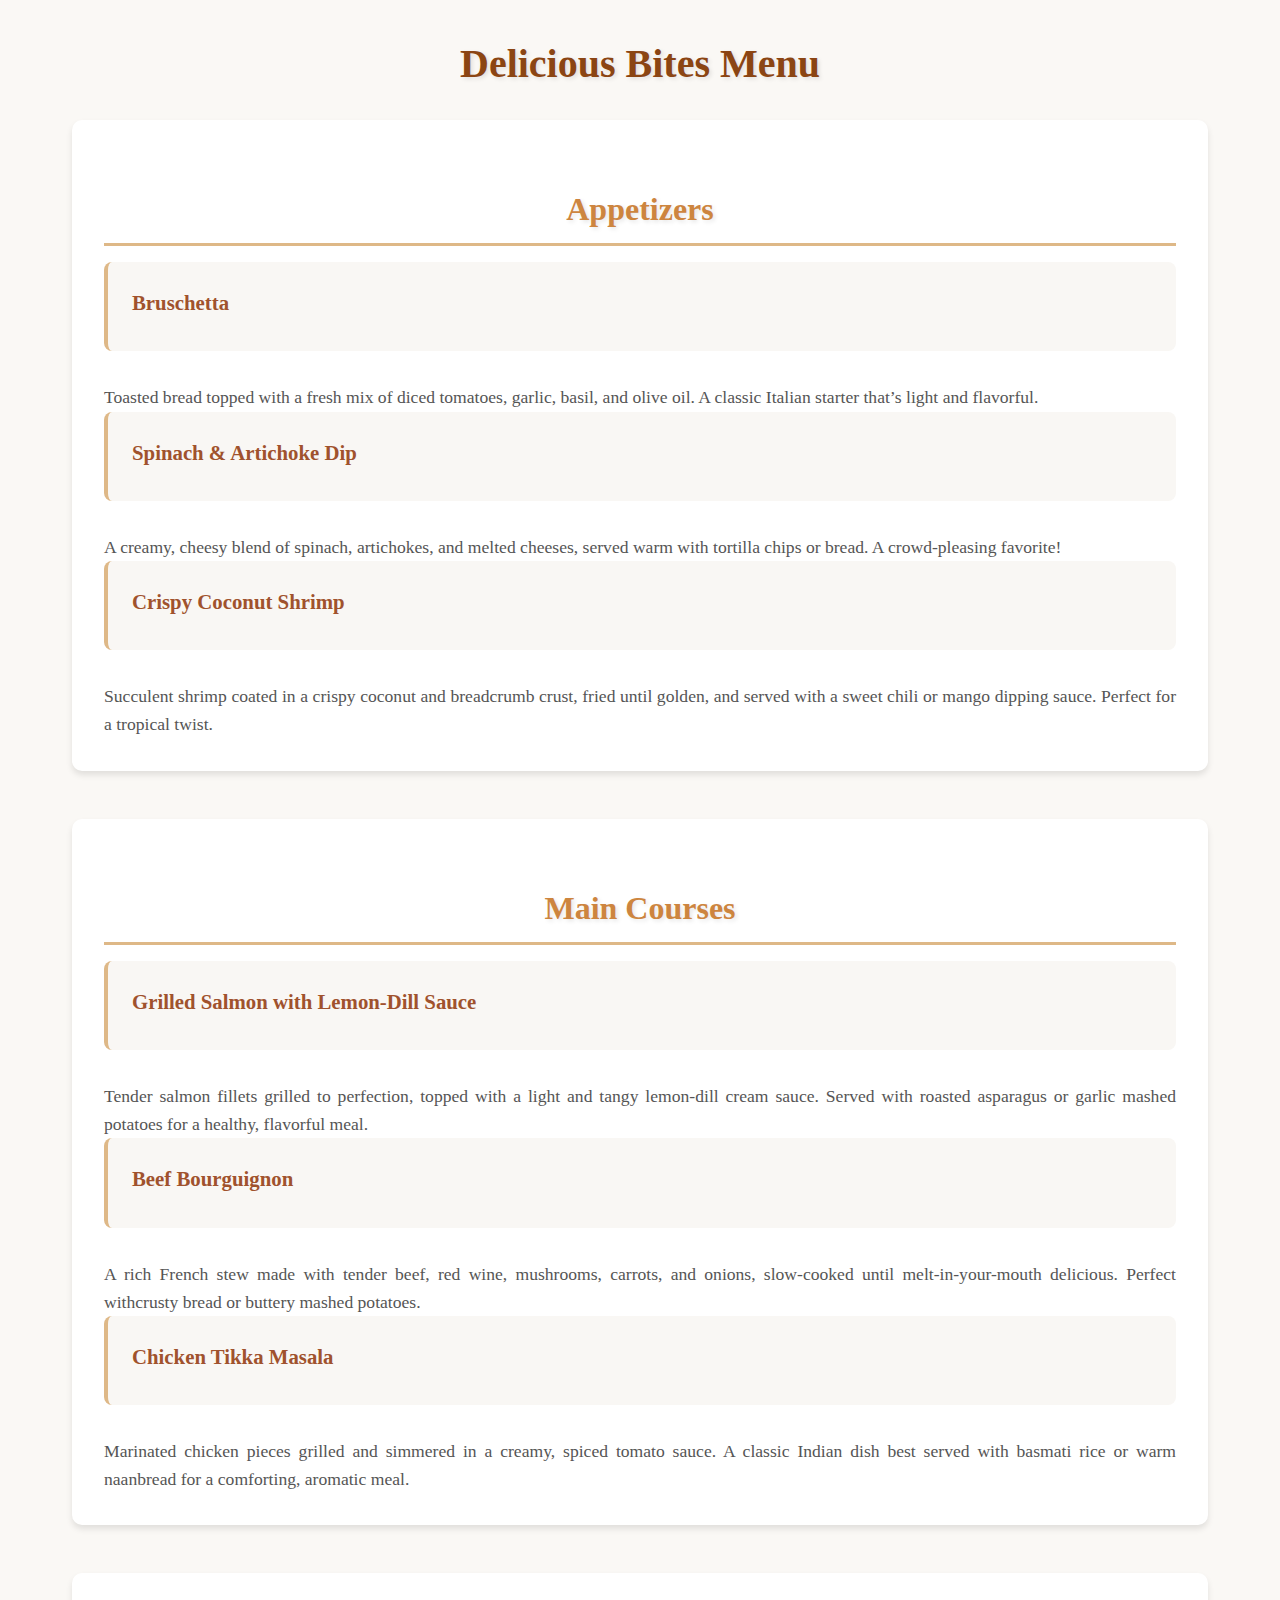
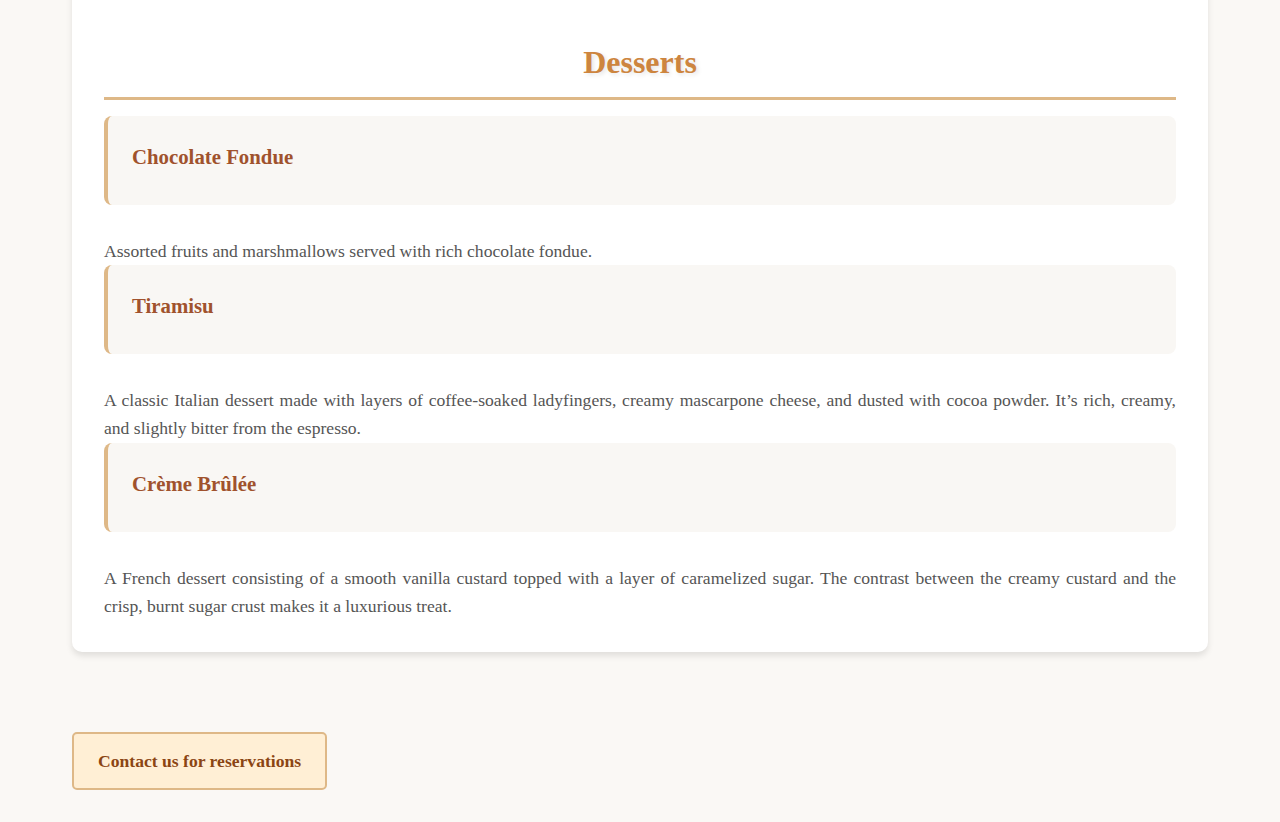
<file: index.html>
<!DOCTYPE html>
<html lang="en">
<head>
    <meta charset="UTF-8">
    <meta name="viewport" content="width=device-width, initial-scale=1.0">
    <link rel="stylesheet" href="styles.css">
    <title>Delicious Bites Menu</title>
</head>
<body>
    <div class="container">
        <h1>Delicious Bites Menu</h1>
    <section>
        <h1>Appetizers</h1>
        <ul>
            <li><h4>Bruschetta</h4></li>
            <p>Toasted bread topped with a fresh mix of diced tomatoes, garlic, basil, and olive oil. A classic Italian starter that’s light and flavorful.

            </p>

            <li><h4>Spinach & Artichoke Dip</h4></li>
            <p>A creamy, cheesy blend of spinach, artichokes, and melted cheeses, served warm with tortilla chips or bread. A crowd-pleasing favorite!

            </p>
        
            <li><h4>Crispy Coconut Shrimp</h4></li>
            <p>Succulent shrimp coated in a crispy coconut and breadcrumb crust, fried until golden, and served with a sweet chili or mango dipping sauce. Perfect for a tropical twist.

            </p>
        </ul>
    </section>

    <section>
        <h1>Main Courses</h1>
        <ul>
            <li><h4>Grilled Salmon with Lemon-Dill Sauce</h4></li>
            <p>Tender salmon fillets grilled to perfection, topped with a light and tangy lemon-dill cream sauce. Served with roasted asparagus or garlic mashed potatoes for a healthy, flavorful meal.

            </p>
        
            <li><h4>Beef Bourguignon</h4></li>
            <p>A rich French stew made with tender beef, red wine, mushrooms, carrots, and onions, slow-cooked until melt-in-your-mouth delicious. Perfect withcrusty bread or buttery mashed potatoes.

            </p>
        
            <li><h4>Chicken Tikka Masala</h4></li>
            <p>Marinated chicken pieces grilled and simmered in a creamy, spiced tomato sauce. A classic Indian dish best served with basmati rice or warm naanbread for a comforting, aromatic meal.

            </p>
        </ul>
    </section>
    <section>
        <h1>Desserts</h1>
        <ul>
            <li><h4>Chocolate Fondue</h4></li>
            
            <p>Assorted fruits and marshmallows served with rich chocolate fondue.
            </p>
        
            <li><h4>Tiramisu</h4></li>
            <p>A classic Italian dessert made with layers of coffee-soaked ladyfingers, creamy mascarpone cheese, and dusted with cocoa powder. It’s rich, creamy, and slightly bitter from the espresso.
            </p>
        
            <li><h4>Crème Brûlée</h4></li>
            <p>A French dessert consisting of a smooth vanilla custard topped with a layer of caramelized sugar. The contrast between the creamy custard and the crisp, burnt sugar crust makes it a luxurious treat.
            </p>
        </ul>
    </section>
    
        <p><a href="contact.html">Contact us for reservations</a></p>
    </div>
</body>
</html>
</file>
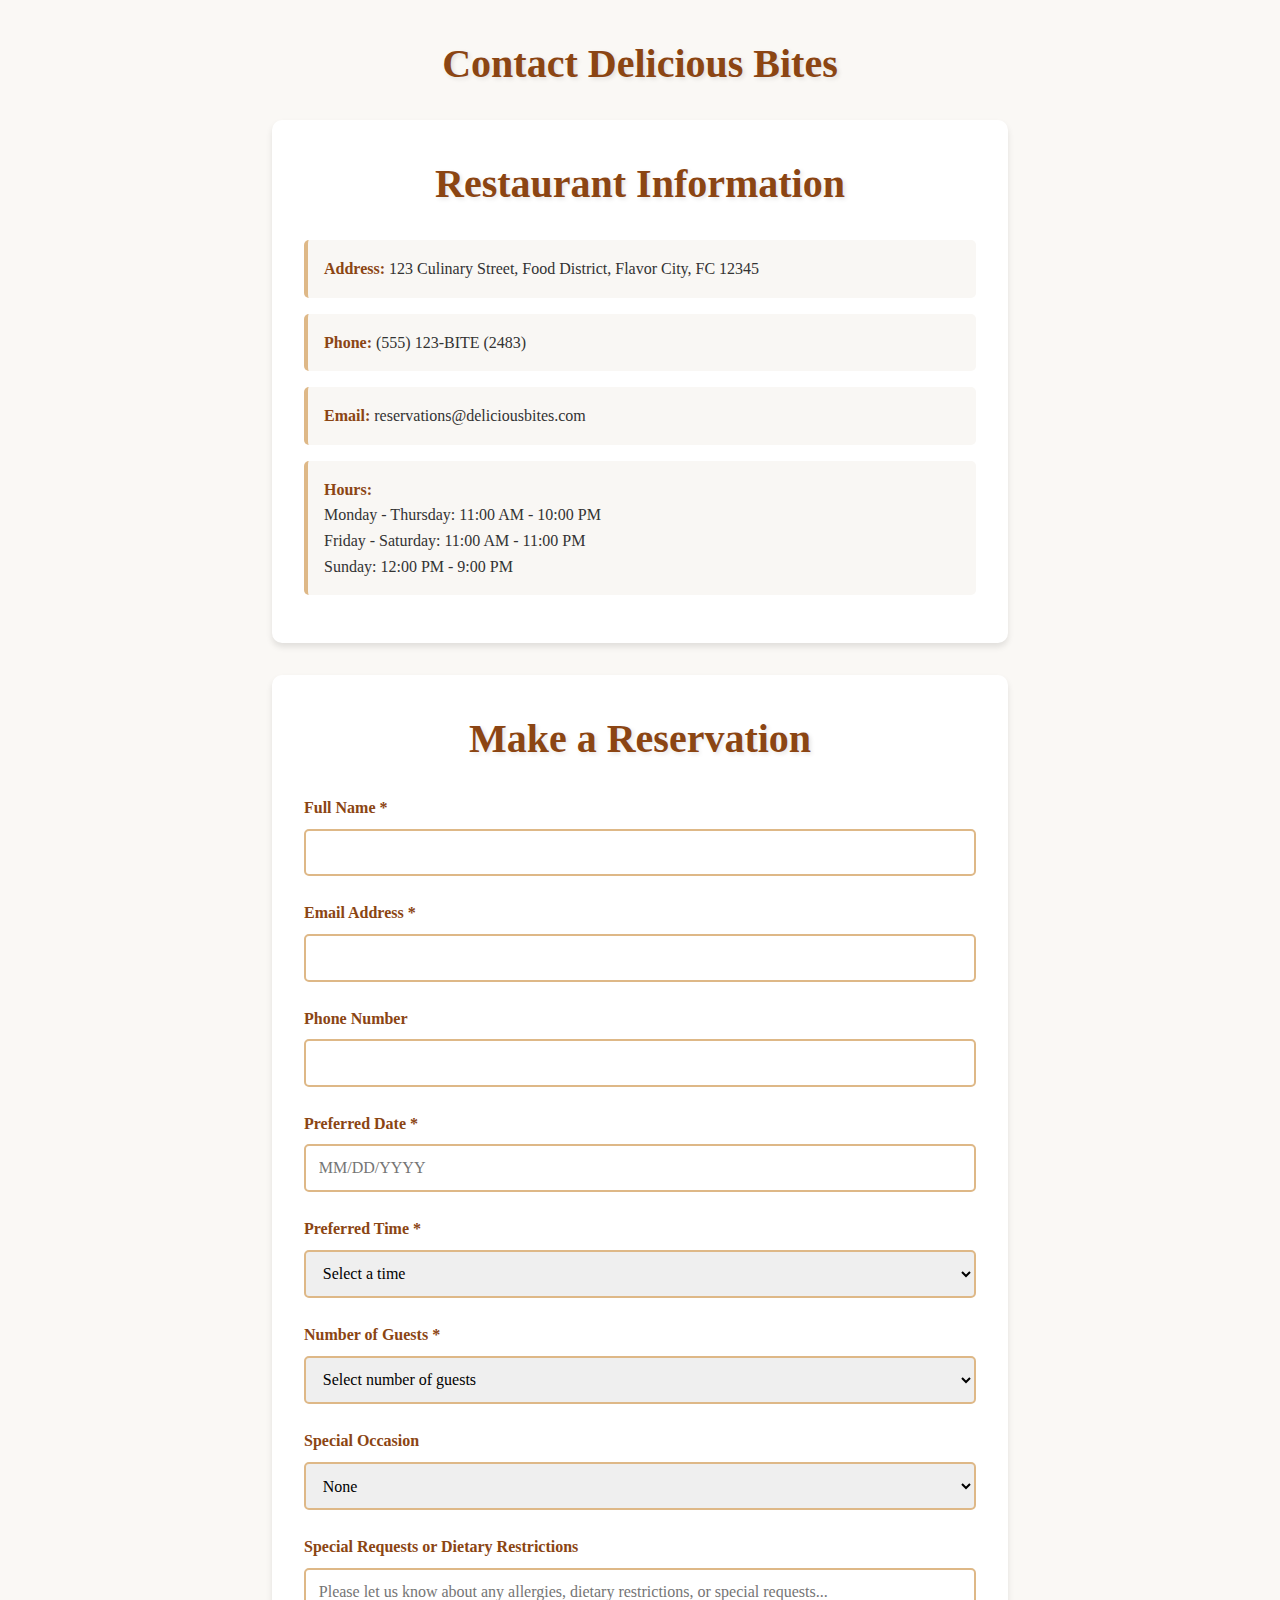
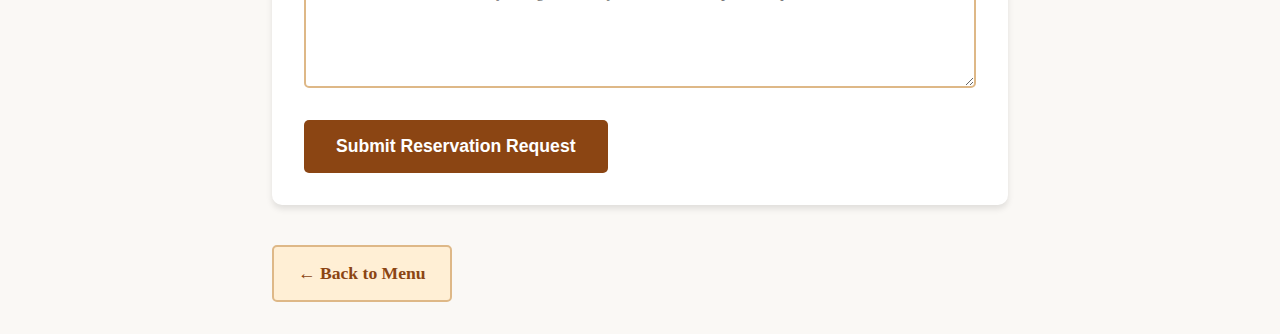
<file: contact.html>
<!DOCTYPE html>
<html lang="en">
<head>
    <meta charset="UTF-8">
    <meta name="viewport" content="width=device-width, initial-scale=1.0">
    <title>Contact Us - Delicious Bites</title>
    <link rel="stylesheet" href="styles.css">
</head>
<body>
    <div class="contact-container">
        <h1>Contact Delicious Bites</h1>
        
        <div class="contact-info">
            <h1>Restaurant Information</h1>
            <div class="info-item">
                <strong>Address:</strong> 123 Culinary Street, Food District, Flavor City, FC 12345
            </div>
            <div class="info-item">
                <strong>Phone:</strong> (555) 123-BITE (2483)
            </div>
            <div class="info-item">
                <strong>Email:</strong> reservations@deliciousbites.com
            </div>
            <div class="info-item">
                <strong>Hours:</strong>
                <br>Monday - Thursday: 11:00 AM - 10:00 PM
                <br>Friday - Saturday: 11:00 AM - 11:00 PM
                <br>Sunday: 12:00 PM - 9:00 PM
            </div>
        </div>

        <div class="contact-form">
            <h1>Make a Reservation</h1>
            <form>
                <div class="form-group">
                    <label for="name">Full Name *</label>
                    <input type="text" id="name" name="name" required>
                </div>
                
                <div class="form-group">
                    <label for="email">Email Address *</label>
                    <input type="email" id="email" name="email" required>
                </div>
                
                <div class="form-group">
                    <label for="phone">Phone Number</label>
                    <input type="tel" id="phone" name="phone">
                </div>
                
                <div class="form-group">
                    <label for="date">Preferred Date *</label>
                    <input type="text" id="date" name="date" placeholder="MM/DD/YYYY" required>
                </div>
                
                <div class="form-group">
                    <label for="time">Preferred Time *</label>
                    <select id="time" name="time" required>
                        <option value="">Select a time</option>
                        <option value="11:00">11:00 AM</option>
                        <option value="11:30">11:30 AM</option>
                        <option value="12:00">12:00 PM</option>
                        <option value="12:30">12:30 PM</option>
                        <option value="1:00">1:00 PM</option>
                        <option value="1:30">1:30 PM</option>
                        <option value="2:00">2:00 PM</option>
                        <option value="2:30">2:30 PM</option>
                        <option value="6:00">6:00 PM</option>
                        <option value="6:30">6:30 PM</option>
                        <option value="7:00">7:00 PM</option>
                        <option value="7:30">7:30 PM</option>
                        <option value="8:00">8:00 PM</option>
                        <option value="8:30">8:30 PM</option>
                        <option value="9:00">9:00 PM</option>
                        <option value="9:30">9:30 PM</option>
                    </select>
                </div>
                
                <div class="form-group">
                    <label for="guests">Number of Guests *</label>
                    <select id="guests" name="guests" required>
                        <option value="">Select number of guests</option>
                        <option value="1">1 Guest</option>
                        <option value="2">2 Guests</option>
                        <option value="3">3 Guests</option>
                        <option value="4">4 Guests</option>
                        <option value="5">5 Guests</option>
                        <option value="6">6 Guests</option>
                        <option value="7">7 Guests</option>
                        <option value="8">8 Guests</option>
                        <option value="8+">8+ Guests</option>
                    </select>
                </div>
                
                <div class="form-group">
                    <label for="occasion">Special Occasion</label>
                    <select id="occasion" name="occasion">
                        <option value="">None</option>
                        <option value="birthday">Birthday</option>
                        <option value="anniversary">Anniversary</option>
                        <option value="date">Date Night</option>
                        <option value="business">Business Meeting</option>
                        <option value="celebration">Celebration</option>
                        <option value="other">Other</option>
                    </select>
                </div>
                
                <div class="form-group">
                    <label for="requests">Special Requests or Dietary Restrictions</label>
                    <textarea id="requests" name="requests" placeholder="Please let us know about any allergies, dietary restrictions, or special requests..."></textarea>
                </div>
                
                <button type="submit">Submit Reservation Request</button>
            </form>
        </div>
        
        <p><a href="index.html">← Back to Menu</a></p>
    </div>
</body>
</html>
</file>
<file: styles.css>
/* Reset and base styles */
* {
    margin: 0;
    padding: 0;
    box-sizing: border-box;
}

body {
    font-family: 'Georgia', serif;
    line-height: 1.6;
    color: #333;
    background-color: #faf8f5;
}

/* Header styles */
h1 {
    color: #8B4513;
    margin-bottom: 1.5rem;
    text-align: center;
    font-size: 2.5rem;
    text-shadow: 2px 2px 4px rgba(0,0,0,0.1);
}

section h1 {
    color: #CD853F;
    font-size: 2rem;
    margin: 2rem 0 1rem 0;
    border-bottom: 3px solid #DEB887;
    padding-bottom: 0.5rem;
}

h4 {
    color: #A0522D;
    font-size: 1.3rem;
    margin-bottom: 0.5rem;
    font-weight: bold;
}

/* Container and layout */
.container {
    max-width: 1200px;
    margin: 0 auto;
    padding: 2rem;
}

/* Menu sections */
section {
    margin-bottom: 3rem;
    background-color: #fff;
    padding: 2rem;
    border-radius: 10px;
    box-shadow: 0 4px 6px rgba(0,0,0,0.1);
}

/* List styles */
ul {
    list-style: none;
}

li {
    margin-bottom: 2rem;
    padding: 1.5rem;
    background-color: #f9f7f4;
    border-radius: 8px;
    border-left: 4px solid #DEB887;
    transition: transform 0.3s ease, box-shadow 0.3s ease;
}

li:hover {
    transform: translateX(5px);
    box-shadow: 0 4px 8px rgba(0,0,0,0.15);
}

/* Paragraph styles */
p {
    color: #555;
    font-size: 1.1rem;
    margin-top: 0.5rem;
    text-align: justify;
}

/* Link styles */
a {
    color: #8B4513;
    text-decoration: none;
    font-weight: bold;
    padding: 0.8rem 1.5rem;
    background-color: #FFEFD5;
    border: 2px solid #DEB887;
    border-radius: 5px;
    display: inline-block;
    margin-top: 2rem;
    transition: all 0.3s ease;
}

a:hover {
    background-color: #DEB887;
    color: #fff;
    transform: translateY(-2px);
    box-shadow: 0 4px 8px rgba(0,0,0,0.2);
}

/* Contact page specific styles */
.contact-container {
    max-width: 800px;
    margin: 0 auto;
    padding: 2rem;
}

.contact-info {
    background-color: #fff;
    padding: 2rem;
    border-radius: 10px;
    box-shadow: 0 4px 6px rgba(0,0,0,0.1);
    margin-bottom: 2rem;
}

.contact-form {
    background-color: #fff;
    padding: 2rem;
    border-radius: 10px;
    box-shadow: 0 4px 6px rgba(0,0,0,0.1);
}

/* Form styles */
.form-group {
    margin-bottom: 1.5rem;
}

label {
    display: block;
    margin-bottom: 0.5rem;
    color: #8B4513;
    font-weight: bold;
}

input[type="text"],
input[type="email"],
input[type="tel"],
textarea,
select {
    width: 100%;
    padding: 0.8rem;
    border: 2px solid #DEB887;
    border-radius: 5px;
    font-size: 1rem;
    font-family: inherit;
    transition: border-color 0.3s ease;
}

input[type="text"]:focus,
input[type="email"]:focus,
input[type="tel"]:focus,
textarea:focus,
select:focus {
    outline: none;
    border-color: #8B4513;
    box-shadow: 0 0 5px rgba(139, 69, 19, 0.3);
}

textarea {
    resize: vertical;
    min-height: 120px;
}

button {
    background-color: #8B4513;
    color: white;
    padding: 1rem 2rem;
    border: none;
    border-radius: 5px;
    font-size: 1.1rem;
    font-weight: bold;
    cursor: pointer;
    transition: all 0.3s ease;
}

button:hover {
    background-color: #A0522D;
    transform: translateY(-2px);
    box-shadow: 0 4px 8px rgba(0,0,0,0.2);
}

/* Contact info styles */
.info-item {
    margin-bottom: 1rem;
    padding: 1rem;
    background-color: #f9f7f4;
    border-radius: 5px;
    border-left: 4px solid #DEB887;
}

.info-item strong {
    color: #8B4513;
}

/* Responsive design */
@media (max-width: 768px) {
    .container,
    .contact-container {
        padding: 1rem;
    }
    
    h1 {
        font-size: 2rem;
    }
    
    section h1 {
        font-size: 1.5rem;
    }
    
    li {
        padding: 1rem;
    }
    
    p {
        font-size: 1rem;
    }
}
</file>
